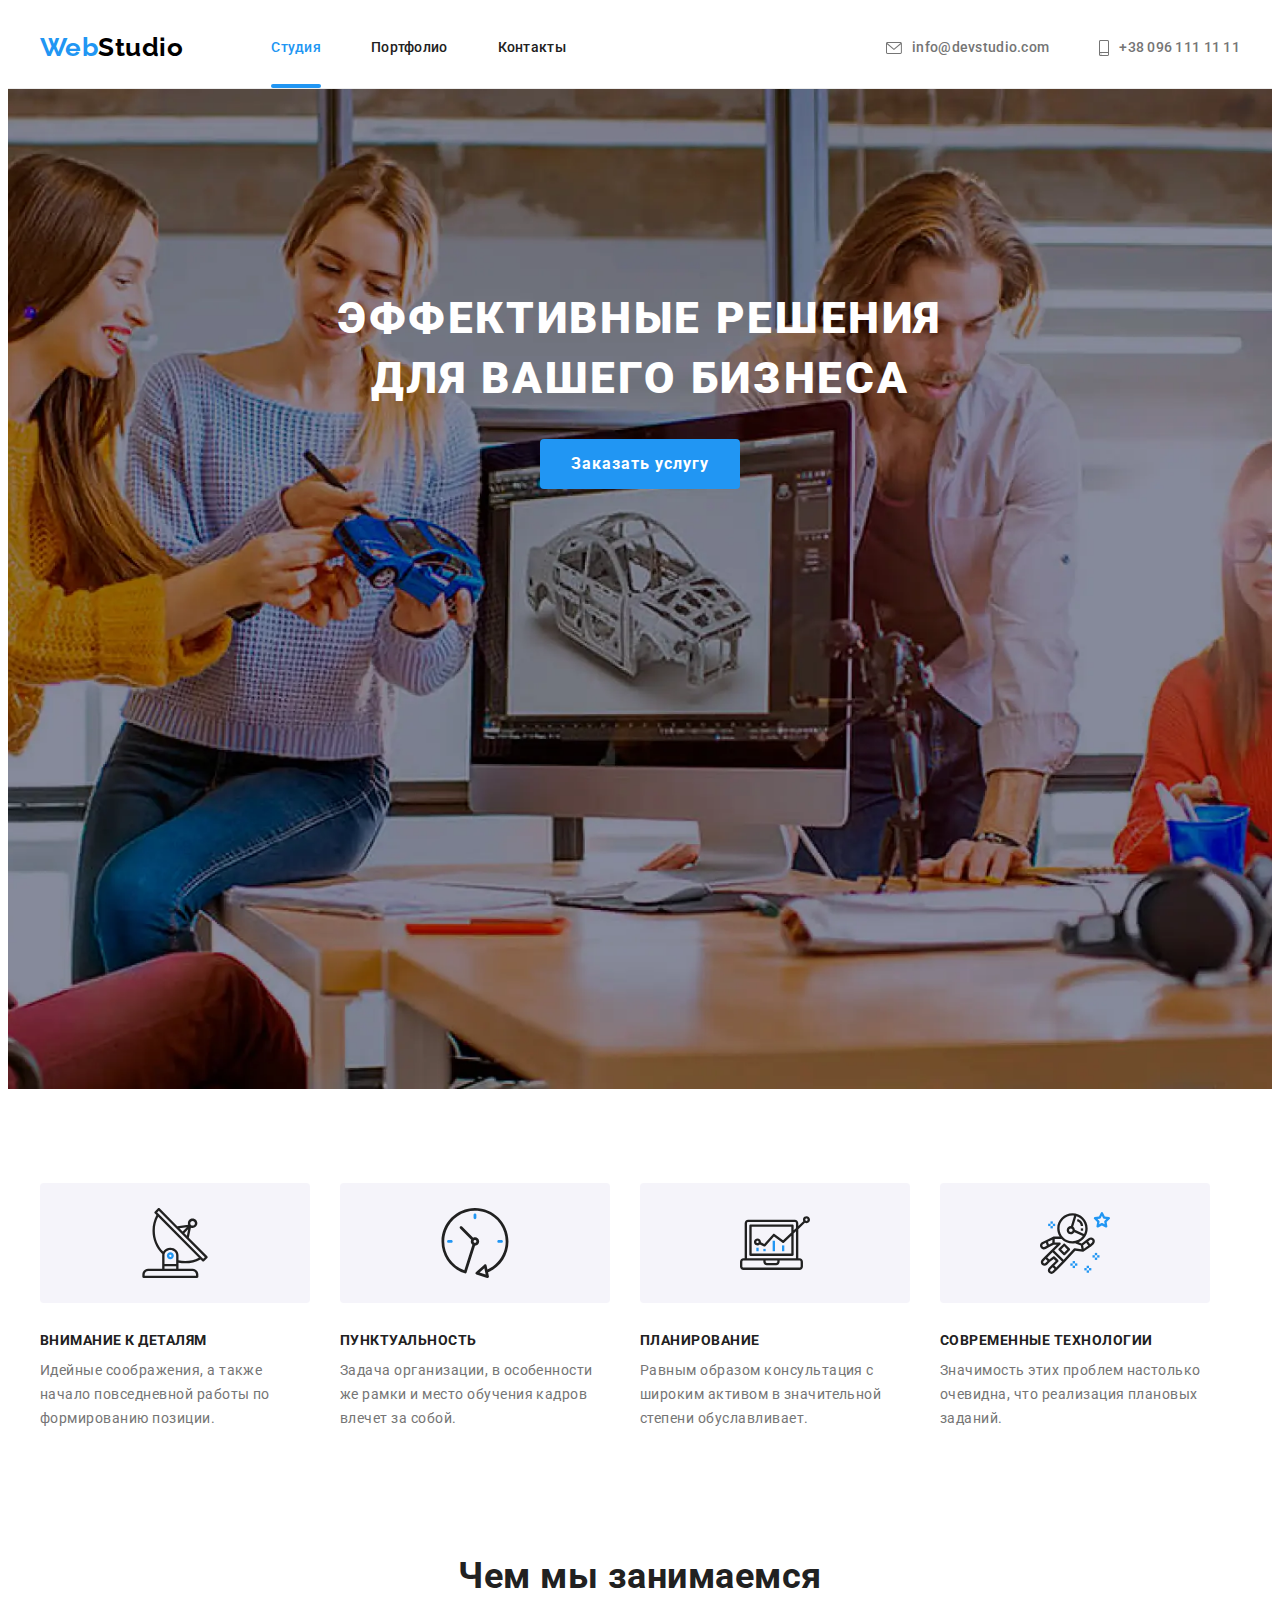
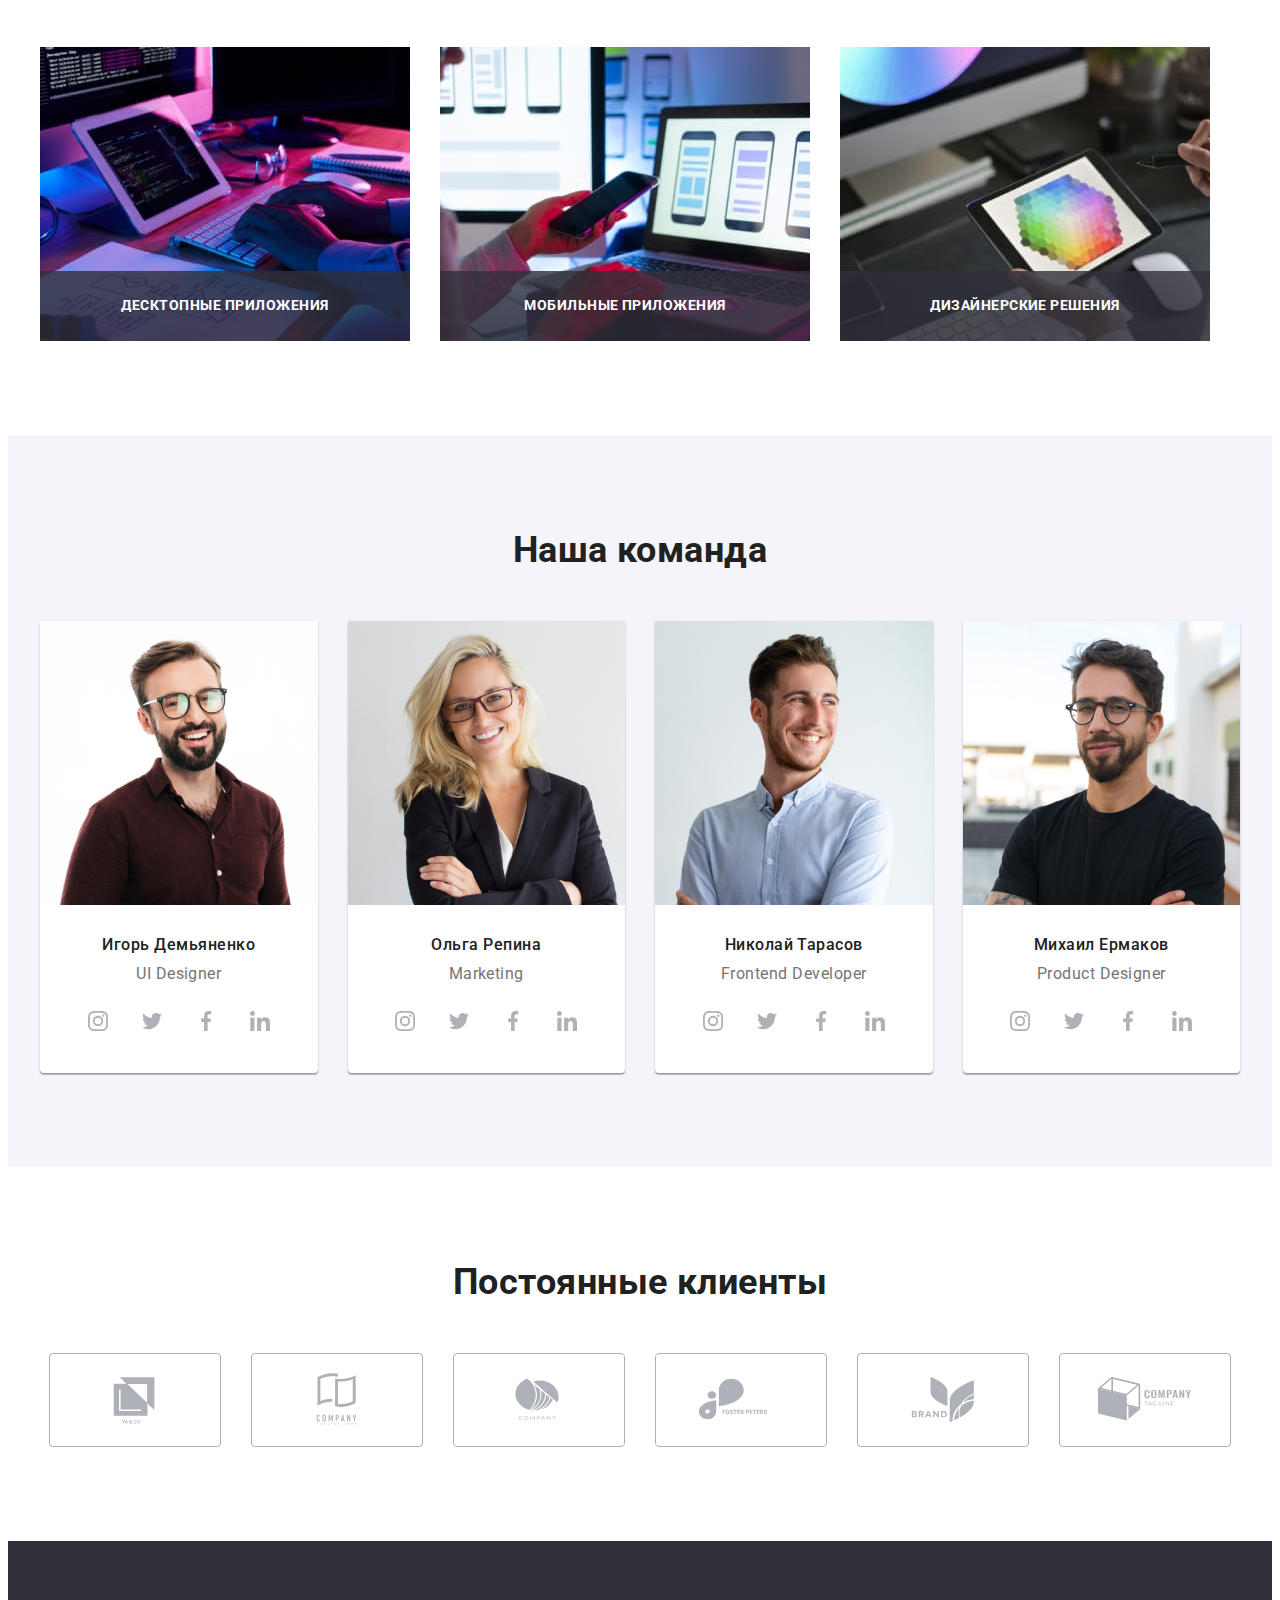
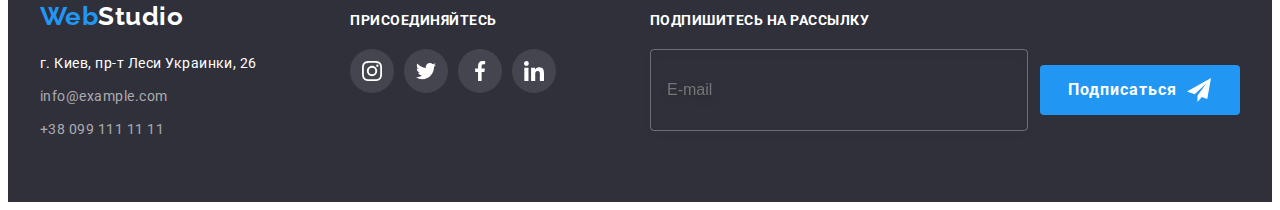
<file: index.html>
<!DOCTYPE html>
<html lang="ru">
  <head>
    <meta charset="UTF-8" />
    <meta http-equiv="X-UA-Compatible" content="IE=edge" />
    <meta name="viewport" content="width=device-width, initial-scale=1.0">
    <meta name="description" content="Сайт студии web-разработки WebStudio" />
    <title>Сайт WebStudio</title>
    <link rel="preconnect" href="https://fonts.googleapis.com" />
    <link rel="preconnect" href="https://fonts.gstatic.com" crossorigin />
    <link
      href="https://fonts.googleapis.com/css2?family=Raleway:wght@700&family=Roboto:wght@400;500;700;900&display=swap"
      rel="stylesheet"/>
    <link
      rel="stylesheet"
      href="https://cdnjs.cloudflare.com/ajax/libs/modern-normalize/1.1.0/modern-normalize.min.css"
      integrity="sha512-wpPYUAdjBVSE4KJnH1VR1HeZfpl1ub8YT/NKx4PuQ5NmX2tKuGu6U/JRp5y+Y8XG2tV+wKQpNHVUX03MfMFn9Q=="
      crossorigin="anonymous"
      referrerpolicy="no-referrer"/>
    <!-- <link rel="stylesheet" href="./css/styles.css" /> -->
    <link rel="stylesheet" href="./css/main.min.css">
  </head>
  <body>
    <!--Шапка сайта-->
    <header class="header">
      <section class="header__section">
        <div class="header__container container">
          <nav class="navigation">
            <a class="logo" href="./index.html">
              <span class="logo__text">Web</span>Studio
            </a>
            <button type="button" class="header__menu-button is-open" aria-expanded="false" aria-controls="mobile-menu" data-menu-button>
              <svg  width="40" height="40" aria-label="переключатель мобильного меню">
                <use class="icon-menu" href="./images/sprite.svg#icon-menu" width="24" height="16"></use>
                <use class="icon-menu-close" href="./images/sprite.svg#icon-menu-close" width="25" height="25"></use>
              </svg>
            </button>
            <ul class="navigation__list">
              <li class="navigation__item">
                <a href="./index.html" class="navigation__link navigation__link--current">Студия</a>
              </li>
              <li class="navigation__item">
                <a href="./portfolio.html" class="navigation__link">Портфолио</a>
              </li>
              <li class="navigation__item">
                <a href="" class="navigation__link">Контакты</a></li>
              </ul>
          </nav>
          <ul class="header__contacts-list">
            <li class="header__contact-item">
              <a href="mailto:info@devstudio.com" class="header__contact-link">
                <svg class="header__contact-icon" width="16" height="12"><use href="./images/sprite.svg#icon-envelope"></use>
                </svg>info@devstudio.com
              </a>
            </li>
            <li class="header__contact-item">
              <a href="tel:+380961111111" class="header__contact-link">
                <svg class="header__contact-icon" width="10" height="16"><use href="./images/sprite.svg#icon-smartphone"></use>
                </svg>+38 096 111 11 11
              </a>
            </li>
          </ul>
        </div>
        <div class="mobile-menu" id="mobile-menu" data-menu>
          <ul class="mobile-menu__nav">
            <li class="mobile-menu__item-nav"><a href="./index.html" class="mobile-menu__nav-link mobile-menu__nav-link--current">Студия</a></li>
            <li class="mobile-menu__item-nav"><a href="./portfolio.html" class="mobile-menu__nav-link">Портфолио</a></li>
            <li class="mobile-menu__item-nav"><a href="" class="mobile-menu__nav-link">Контакты</a></li>
          </ul>
          <ul class="mobile-menu__contacts">
            <li class="mobile-menu__item-tel"><a href="tel:+380961111111" class="mobile-menu__tel-link">+38 096 111 11 11</a></li>
            <li class="mobile-menu__item-mail"><a href="mailto:info@devstudio.com" class="mobile-menu__mail-link">info@devstudio.com</a></li>
          </ul>
          <ul class="mobile-menu__socials">
            <li class="mobile-menu__item-socials"><a href="" class="mobile-menu__socials-link" rel="noopener noreferrer" target="_blank" aria-label="иконка Instagram">Instagram</a></li>
            <li class="mobile-menu__item-socials"><a href="" class="mobile-menu__socials-link" rel="noopener noreferrer" target="_blank" aria-label="иконка Twitter">Twitter</a></li>
            <li class="mobile-menu__item-socials"><a href="" class="mobile-menu__socials-link" rel="noopener noreferrer" target="_blank" aria-label="иконка Facebook">Facebook</a></li>
            <li class="mobile-menu__item-socials"><a href="" class="mobile-menu__socials-link" rel="noopener noreferrer" target="_blank" aria-label="иконка LinkedIn">LinkedIn</a></li>
          </ul>
        </div>
      </section>
    </header>

    <!--Наполнение раздела "Студия"-->
    <main class="main">
      <!--Герой-->
      <section class="hero-section">
        <div class="container">
          <h1 class="hero-section__title">
            Эффективные решения <br />
            для вашего бизнеса
          </h1>
          <button data-modal-open type="button" class="btn btn-main pointer">Заказать услугу</button>
        </div>
      </section>

      <!--Преимущества компании-->
      <section class="benefits section">
        <div class="container">
          <h2 class="visually-hidden benefits__title">Преимущества компании</h2>
          <ul class="benefits__list">
            <li class="benefits__item">
              <h3 class="benefits__name">Внимание к деталям</h3>
              <p class="benefits__text">
                Идейные соображения, а также начало повседневной работы по формированию позиции.
              </p>
            </li>
            <li class="benefits__item">
              <h3 class="benefits__name">Пунктуальность</h3>
              <p class="benefits__text">
                Задача организации, в особенности же рамки и место обучения кадров влечет за собой.
              </p>
            </li>
            <li class="benefits__item">
              <h3 class="benefits__name">Планирование</h3>
              <p class="benefits__text">
                Равным образом консультация с широким активом в значительной степени обуславливает.
              </p>
            </li>
            <li class="benefits__item">
              <h3 class="benefits__name">Современные технологии</h3>
              <p class="benefits__text">
                Значимость этих проблем настолько очевидна, что реализация плановых заданий.
              </p>
            </li>
          </ul>
        </div>
      </section>

      <!--Чем мы занимаемся-->
      <section class="section no-padding">
        <div class="skills__container container">
          <h2 class="skills__title">Чем мы занимаемся</h2>
          <ul class="skills__list">
            <li class="skills__item">
              <picture>
                <source media="(min-width: 1200px)" srcset="./images/box1-lg.webp x1, ./images/box1-lg@2x.webp x2" type="image/webp">
                <source media="(min-width: 1200px)" srcset="./images/box1-lg.jpg x1, ./images/box1-lg@2x.jpg x2" type="image/jpg">
                <img class="img" src="./images/box1-lg.jpg" alt="планшет на столе" width="370" height="294" loading="lazy"/>
              </picture>
              
              <h3 class="skills__name">Десктопные приложения</h3>
            </li>
            <li class="skills__item">
              <picture>
                <source media="(min-width: 1200px)" srcset="./images\box2-lg.webp x1, ./images\box2-lg@2x.webp x2" type="image/webp">
                <source media="(min-width: 1200px)" srcset="./images\box2-lg.jpg x1, ./images\box2-lg@2x.jpg x2" type="image/jpg">
                <img class="img" src="./images\box2-lg.jpg" alt="телефон в руке" width="370" height="294" loading="lazy"/>
              </picture>
              <h3 class="skills__name">Мобильные приложения</h3>
            </li>
            <li class="skills__item">
              <picture>
                <source media="(min-width:1200px)" srcset="./images/box3-lg.webp x1, ./images/box3-lg@2x.webp x2" type="image/webp">
                <source media="(min-width:1200px)" srcset="./images/box3-lg.jpg x1, ./images/box3-lg@2x.jpg x2" type="image/jpg">
                <img class="img" src="./images/box3-lg.jpg" alt="спектр цветов" width="370" height="294" loading="lazy"/>
              </picture>
              <h3 class="skills__name">Дизайнерские решения</h3>
            </li>
          </ul>
        </div>
      </section>

      <!--Наша команда-->
      <section class="section team__section">
        <div class="container">
          <h2 class="team__title">Наша команда</h2>
          <ul class="team__list">
            <li class="team__item">
              <picture>
                <!-- Для десктопа -->
                <source media="(min-width:1200px)" srcset="./images/img1-lg.webp x1, ./images/img1-lg@2x.webp x2" type="image/webp">
                <source media="(min-width:1200px)" srcset="./images/img1-lg.jpg x1, ./images/img1-lg@2x.jpg x2" type="image/jpg">
                <!-- Для таблетки -->
                <source media="(min-width:768px)" srcset="./images/img1-md.webp x1, ./images/img1-md@2x.webp x2" type="image/webp">
                <source media="(min-width:768px)" srcset="./images/img1-md.jpg x1, ./images/img1-md@2x.jpg x2" type="image/jpg">
                <!-- Для телефона -->
                <source media="(max-width:767.98px)" srcset="./images/ima1-sm.webp x1, ./images/img1-sm@2x.webp x2" type="image/webp">
                <source media="(max-width:767.98px)" srcset="./images/img1-sm.jpeg x1, ./images/img1-sm@2x.jpg x2" type="image/jpg">
                <!-- По умолчанию -->
                <img class="team__img img" src="./images/img1-sm.jpg" alt="фото Игорь Демьяненко" width="450" height="460" loading="lazy"/>
              </picture>
              <div class="employee">
                <h3 class="employee__name">Игорь Демьяненко</h3>
                <p class="employee__position">UI Designer</p>
                <ul class="employee__socials-list">
                  <li class="employee__socials-item">
                    <a href=""
                      class="employee__socials-link"
                      rel="noopener noreferrer"
                      target="_blank"
                      aria-label="иконка Instagram"
                      ><svg class="employee__socials-icon" width="20" height="20">
                        <use href="./images/sprite.svg#icon-instagram"></use>
                      </svg>
                    </a>
                  </li>
                  <li class="employee__socials-item">
                    <a
                      href=""
                      class="employee__socials-link"
                      rel="noopener noreferrer"
                      target="_blank"
                      aria-label="иконка Twitter"
                      ><svg class="employee__socials-icon" width="20" height="20">
                        <use href="./images/sprite.svg#icon-twitter"></use>
                      </svg>
                    </a>
                  </li>
                  <li class="employee__socials-item">
                    <a
                      href=""
                      class="employee__socials-link"
                      rel="noopener noreferrer"
                      target="_blank"
                      aria-label="иконка Facebook"
                      ><svg class="employee__socials-icon" width="20" height="20">
                        <use href="./images/sprite.svg#icon-facebook"></use>
                      </svg>
                    </a>
                  </li>
                  <li class="employee__socials-item">
                    <a
                      href=""
                      class="employee__socials-link"
                      rel="noopener noreferrer"
                      target="_blank"
                      aria-label="иконка Linkedin"
                      ><svg class="employee__socials-icon" width="20" height="20">
                        <use href="./images/sprite.svg#icon-linkedin"></use>
                      </svg>
                    </a>
                  </li>
                </ul>
              </div>
            </li>
            <li class="team__item">

              <picture>
                <!-- Для десктопа -->
                <source media="(min-width: 1200px)" srcset="./images/img2-lg.webp x1, ./images/img2-lg@2x.webp x2" type="image/webp">
                <source media="(min-width: 1200px)" srcset="./images/img2-lg.jpg x1, ./images/img2-lg@2x.jpg x2" type="image/jpg">
                <!-- Для таблетки -->
                <source media="(min-width: 768px)" srcset="./images/img2-md.webp x1, ./images/img2-md@2x.webp x2" type="image/webp">
                <source media="(min-width: 768px)" srcset="./images/img2-md.jpg x1, ./images/img2-md@2x.jpg x2" type="image/jpg">
                <!-- Для телефона -->
                <source media="(max-width: 767.98px)" srcset="./images/img2-sm.webp x1, ./images/img2-sm@2x.webp x2" type="image/webp">
                <source media="(max-width: 767.98px)" srcset="./images/img2-sm.jpeg x1, ./images/img2-sm@2x.jpg x2" type="image/jpg">
                <!-- По умолчанию -->
                <img class="team__img img" src="./images/img2-sm.jpg" alt="фото Ольга Репина" width="450" height="460" loading="lazy"/>
              </picture>
              
              <div class="employee">
                <h3 class="employee__name">Ольга Репина</h3>
                <p class="employee__position">Marketing</p>
                <ul class="employee__socials-list">
                  <li class="employee__socials-item">
                    <a
                      href=""
                      class="employee__socials-link"
                      rel="noopener noreferrer"
                      target="_blank"
                      aria-label="иконка Instagram"
                      ><svg class="employee__socials-icon" width="20" height="20">
                        <use href="./images/sprite.svg#icon-instagram"></use>
                      </svg>
                    </a>
                  </li>
                  <li class="employee__socials-item">
                    <a
                      href=""
                      class="employee__socials-link"
                      rel="noopener noreferrer"
                      target="_blank"
                      aria-label="иконка Twitter"
                      ><svg class="employee__socials-icon" width="20" height="20">
                        <use href="./images/sprite.svg#icon-twitter"></use>
                      </svg>
                    </a>
                  </li>
                  <li class="employee__socials-item">
                    <a
                      href=""
                      class="employee__socials-link"
                      rel="noopener noreferrer"
                      target="_blank"
                      aria-label="иконка Facebook"
                      ><svg class="employee__socials-icon" width="20" height="20">
                        <use href="./images/sprite.svg#icon-facebook"></use>
                      </svg>
                    </a>
                  </li>
                  <li class="employee__socials-item">
                    <a
                      href=""
                      class="employee__socials-link"
                      rel="noopener noreferrer"
                      target="_blank"
                      aria-label="иконка Linkedin"
                      ><svg class="employee__socials-icon" width="20" height="20">
                        <use href="./images/sprite.svg#icon-linkedin"></use>
                      </svg>
                    </a>
                  </li>
                </ul>
              </div>
            </li>
            <li class="team__item">
              <picture>
                <!-- Для десктопа -->
                <source media="(min-width:1200px)" srcset="./images/img3-lg.webp x1, ./images/img3-lg@2x.webp x2" type="image/webp">
                <source media="(min-width:1200px)" srcset="./images/img3-lg.jpg x1, ./images/img3-lg@2x.jpg x2" type="image/jpg">
                <!-- Для таблетки -->
                <source media="(min-width:768px)" srcset="./images/img3-md.webp x1, ./images/img3-md@2x.webp x2" type="image/webp">
                <source media="(min-width:768px)" srcset="./images/img3-md.jpg x1, ./images/img3-md@2x.jpg x2" type="image/jpg">
                <!-- Для телефона -->
                <source media="(max-width:767.98px)" srcset="./images/img3-sm.webp x1, ./images/img3-sm@2x.webp x2" type="image/webp">
                <source media="(max-width:767.98px)" srcset="./images/img3-sm.jpeg x1, ./images/img3-sm@2x.jpg x2" type="image/jpg">
                <!-- По умолчанию -->
                <img class="team__img img" src="./images/img3-sm.jpg" alt="фото Николай Тарасов" width="450" height="460" loading="lazy"/>
              </picture>

              <div class="employee">
                <h3 class="employee__name">Николай Тарасов</h3>
                <p class="employee__position">Frontend Developer</p>
                <ul class="employee__socials-list">
                  <li class="employee__socials-item">
                    <a
                      href=""
                      class="employee__socials-link"
                      rel="noopener noreferrer"
                      target="_blank"
                      aria-label="иконка Instagram"
                      ><svg class="employee__socials-icon" width="20" height="20">
                        <use href="./images/sprite.svg#icon-instagram"></use>
                      </svg>
                    </a>
                  </li>
                  <li class="employee__socials-item">
                    <a
                      href=""
                      class="employee__socials-link"
                      rel="noopener noreferrer"
                      target="_blank"
                      aria-label="иконка Twitter"
                      ><svg class="employee__socials-icon" width="20" height="20">
                        <use href="./images/sprite.svg#icon-twitter"></use>
                      </svg>
                    </a>
                  </li>
                  <li class="employee__socials-item">
                    <a
                      href=""
                      class="employee__socials-link"
                      rel="noopener noreferrer"
                      target="_blank"
                      aria-label="иконка Facebook"
                      ><svg class="employee__socials-icon" width="20" height="20">
                        <use href="./images/sprite.svg#icon-facebook"></use>
                      </svg>
                    </a>
                  </li>
                  <li class="employee__socials-item">
                    <a
                      href=""
                      class="employee__socials-link"
                      rel="noopener noreferrer"
                      target="_blank"
                      aria-label="иконка Linkedin"
                      ><svg class="employee__socials-icon" width="20" height="20">
                        <use href="./images/sprite.svg#icon-linkedin"></use>
                      </svg>
                    </a>
                  </li>
                </ul>
              </div>
            </li>
            <li class="team__item">
              <picture>
                <!-- Для десктопа -->
                <source media="(min-width:1200px)" srcset="./images/img4-lg.webp x1, ./images/img4-lg@2x.webp x2" type="image/webp">
                <source media="(min-width:1200px)" srcset="./images/img4-lg.jpg x1, ./images/img4-lg@2x.jpg x2" type="image/jpg">
                <!-- Для таблетки -->
                <source media="(min-width:768px)" srcset="./images/img3-md.webp x1, ./images/img4-md@2x.webp x2" type="image/webp">
                <source media="(min-width:768px)" srcset="./images/img4-md.jpg x1, ./images/img4-md@2x.jpg x2" type="image/jpg">
                <!-- Для телефона -->
                <source media="(max-width:767.98px)" srcset="./images/img4-sm.webp x1, ./images/img4-sm@2x.webp x2" type="image/webp">
                <source media="(max-width:767.98px)" srcset="./images/img4-sm.jpeg x1, ./images/img4-sm@2x.jpg x2" type="image/jpg">
                <!-- По умолчанию -->
                <img class="team__img img" src="./images/img4-sm.jpg" alt="фото Михаил Ермаков" width="450" height="460" loading="lazy"/>
              </picture>

              <div class="employee">
                <h3 class="employee__name">Михаил Ермаков</h3>
                <p class="employee__position">Product Designer</p>
                <ul class="employee__socials-list">
                  <li class="employee__socials-item">
                    <a
                      href=""
                      class="employee__socials-link"
                      rel="noopener noreferrer"
                      target="_blank"
                      aria-label="иконка Instagram"
                      ><svg class="employee__socials-icon" width="20" height="20">
                        <use href="./images/sprite.svg#icon-instagram"></use>
                      </svg>
                    </a>
                  </li>
                  <li class="employee__socials-item">
                    <a
                      href=""
                      class="employee__socials-link"
                      rel="noopener noreferrer"
                      target="_blank"
                      aria-label="иконка Twitter"
                      ><svg class="employee__socials-icon" width="20" height="20">
                        <use href="./images/sprite.svg#icon-twitter"></use>
                      </svg>
                    </a>
                  </li>
                  <li class="employee__socials-item">
                    <a
                      href=""
                      class="employee__socials-link"
                      rel="noopener noreferrer"
                      target="_blank"
                      aria-label="иконка Facebook"
                      ><svg class="employee__socials-icon" width="20" height="20">
                        <use href="./images/sprite.svg#icon-facebook"></use>
                      </svg>
                    </a>
                  </li>
                  <li class="employee__socials-item">
                    <a
                      href=""
                      class="employee__socials-link"
                      rel="noopener noreferrer"
                      target="_blank"
                      aria-label="иконка Linkedin"
                      ><svg class="employee__socials-icon" width="20" height="20">
                        <use href="./images/sprite.svg#icon-linkedin"></use>
                      </svg>
                    </a>
                  </li>
                </ul>
              </div>
            </li>
          </ul>
        </div>
      </section>

      <!--Постоянные клиенты-->
      <section class="section">
        <div class="container">
          <h2 class="clients__title">Постоянные клиенты</h2>
          <ul class="clients__list">
            <li class="clients__item">
              <a href="" class="clients__link" rel="noopener noreferrer" target="_blank" aria-label="постоянный клиент 1">
                <svg width="106" height="60"><use href="./images/sprite.svg#icon-logo-1"></use></svg>
              </a>
            </li>
            <li class="clients__item">
              <a href="" class="clients__link" rel="noopener noreferrer" target="_blank" aria-label="постоянный клиент 2">
                <svg width="106" height="60"><use href="./images/sprite.svg#icon-logo-2"></use></svg>
              </a>
            </li>
            <li class="clients__item">
              <a href="" class="clients__link" rel="noopener noreferrer" target="_blank" aria-label="постоянный клиент 3">
                <svg width="106" height="60"><use href="./images/sprite.svg#icon-logo-3"></use></svg>
              </a>
            </li>
            <li class="clients__item">
              <a href="" class="clients__link" rel="noopener noreferrer" target="_blank" aria-label="постоянный клиент 4">
                <svg width="106" height="60"><use href="./images/sprite.svg#icon-logo-4"></use></svg>
              </a>
            </li>
            <li class="clients__item">
              <a href="" class="clients__link" rel="noopener noreferrer" target="_blank" aria-label="постоянный клиент 5">
                <svg width="106" height="60"><use href="./images/sprite.svg#icon-logo-5"></use></svg>
              </a>
            </li>
            <li class="clients__item">
              <a href="" class="clients__link" rel="noopener noreferrer" target="_blank" aria-label="постоянный клиент 6">
                <svg width="106" height="60"><use href="./images/sprite.svg#icon-logo-6"></use></svg>
              </a>
            </li>
          </ul>
        </div>
      </section>
    </main>

    <!--Подвал сайта-->
    <footer class="footer">
      <div class="footer__container container">
        
        <div class="address__container">
            <a class="logo footer__logo" href="./index.html" ><span class="logo__text">Web</span><span class="logo__text-end">Studio</span></a>
          <address class="address__company">
            <p class="address__physical">г. Киев, пр-т Леси Украинки, 26</p>
            <ul class="footer__contacts-list">
              <li class="footer__item">
                <a href="mailto:info@example.com" class="footer__link">info@example.com</a>
              </li>
              <li class="footer__item">
                <a href="tel:+380991111111" class="footer__link">+38 099 111 11 11</a>
              </li>
            </ul>
          </address>
        </div>
        
        <div class="invite__container">
          <b class="invite__title">присоединяйтесь</b>
          <ul class="invite__socials-list">
            <li class="invite__item">
              <a href="" class="invite__socials-link" rel="noopener noreferrer" target="_blank" aria-label="иконка Instagram"><svg class="invite__socials-icon" width="20" height="20"><use href="./images/sprite.svg#icon-instagram"></use></svg>
              </a>
            </li>
            <li class="invite__item">
              <a href="" class="invite__socials-link" rel="noopener noreferrer" target="_blank" aria-label="иконка Twitter"><svg class="invite__socials-icon" width="20" height="20"><use href="./images/sprite.svg#icon-twitter"></use></svg>
              </a>
            </li>
            <li class="invite__item">
              <a href="" class="invite__socials-link" rel="noopener noreferrer" target="_blank" aria-label="иконка Facebook"><svg class="invite__socials-icon" width="20" height="20"><use href="./images/sprite.svg#icon-facebook"></use></svg>
              </a>
            </li>
            <li class="invite__item">
              <a href="" class="invite__socials-link" rel="noopener noreferrer" target="_blank" aria-label="иконка Linkedin"><svg class="invite__socials-icon" width="20" height="20"><use href="./images/sprite.svg#icon-linkedin"></use></svg>
              </a>
            </li>
          </ul>
        </div>
        
        <div class="subscribe__container">
          <b class="subscribe__title">Подпишитесь на рассылку</b>
          <form class="subscribe__form" name="subscribe-form" autocomplete="on">
            <label>
              <input class="subscribe__email" type="email" name="email" id="email" placeholder="E-mail" required>
            </label>
            <button type="submit" class="btn btn-main btn-flex pointer">Подписаться<svg class="subscribe__icon" width="24" height="24"><use href="./images/sprite.svg#icon-send"></use></svg></button>
          </form>
        </div>
      </div>
    </footer>
    <!-- Модальное окно -->
    <div data-modal  class="backdrop is-hidden">
      <div class="modal-box">
        <b class="modal-box__title">Оставьте свои данные, мы вам перезвоним</b>
        
        <button data-modal-close type="button" class="btn-close"><svg class="client-icon" width="18" height="18"><use href="./images/sprite.svg#icon-close"></use></svg></button>
        
        <form class="modal">
          <label class="modal__label"><span class="modal__label-title">Имя</span> 
              <input class="modal__label-input" type="text" name="user-name">
              <svg class="modal__label-icon" width="18" height="18"><use href="./images/sprite.svg#icon-person-modal"></use></svg>
          </label>
          <label class="modal__label"><span class="modal__label-title">Телефон</span> 
              <input class="modal__label-input" type="tel" name="user-phone">
              <svg class="modal__label-icon" width="18" height="18"><use href="./images/sprite.svg#icon-phone-modal"></use></svg>
          </label>
          <label class="modal__label"><span class="modal__label-title">Email</span> 
              <input class="modal__label-input" type="email" name="user-email">
              <svg class="modal__label-icon" width="18" height="18"><use href="./images/sprite.svg#icon-envellope-modal"></use></svg>
          </label>
          <label class="modal__label">
            <span class="modal__label-title">Комментарий</span> 
            <textarea class="modal__textarea-input" name="feedback" rows="5" placeholder="Введите текст"></textarea>
          </label>
          
          <label class="modal__policy-agree-label">
            <input class="visually-hidden modal__policy-checkbox" type="checkbox" name="policy-agree" />
            <span class="modal__policy-custom-checkbox">
              <svg class="modal__checkbox-icon-check" width="11" height="8"><use href="./images/sprite.svg#icon-check"></use></svg>
            </span>
            <span class="modal__policy-agree-text">Соглашаюсь с рассылкой и принимаю <a href="" rel="noopener noreferrer" target="_blank" class="modal__policy-agreement">Условия договора</a></span>
          </label>
          <button type="submit" class="btn-main btn btn-checkbox">Отправить</button>
        </form> 
      </div>
    </div>
    </div>
    <script src="./js/menu.js"></script>
    <script src="./js/modal.js"></script>
  </body>
</html>
</file>
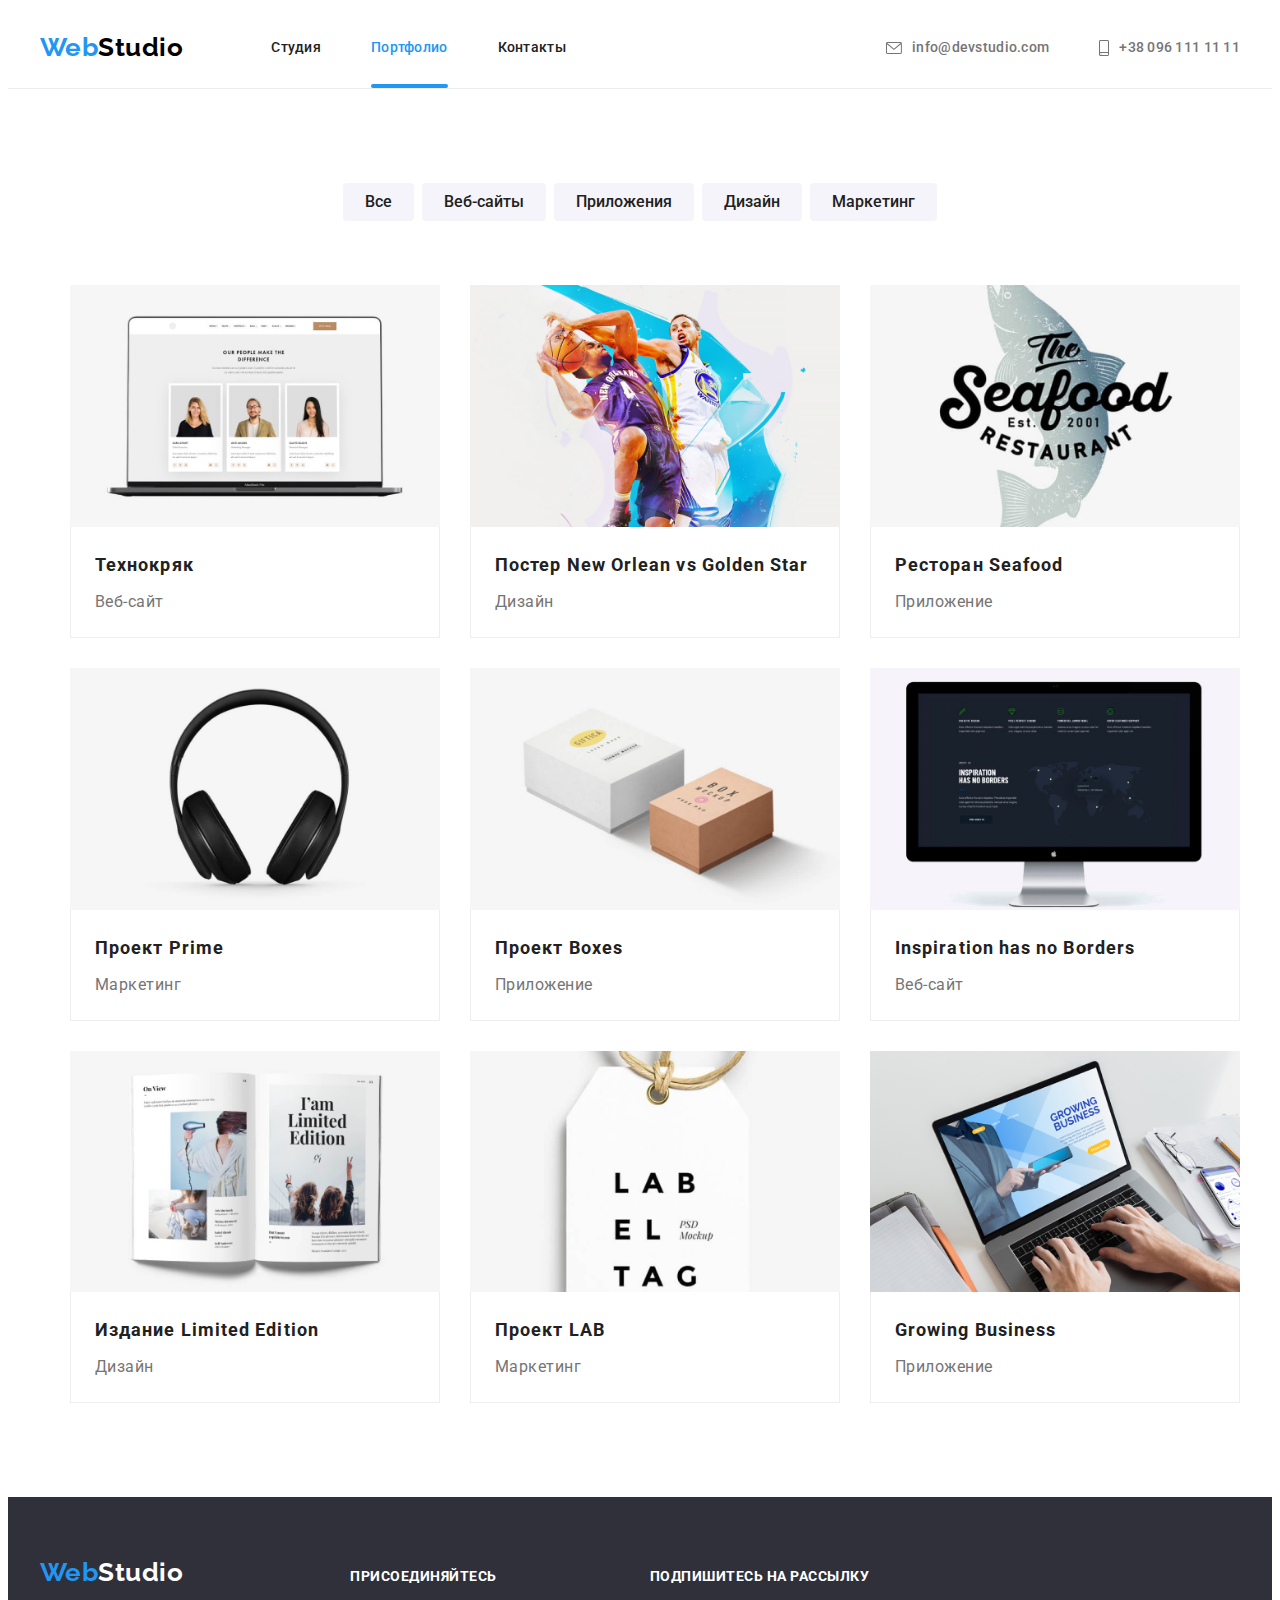
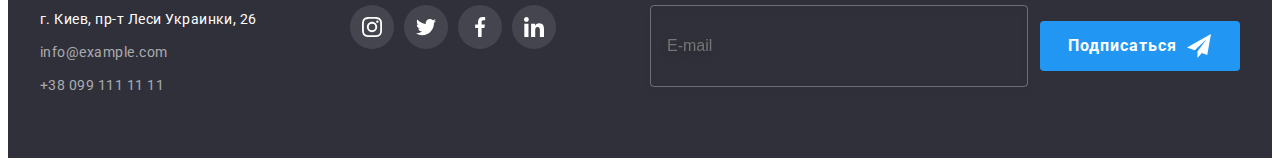
<file: portfolio.html>
<!DOCTYPE html>
<html lang="ru">
  <head>
    <meta charset="UTF-8" />
    <meta http-equiv="X-UA-Compatible" content="IE=edge" />
    <meta name="viewport" content="width=device-width, initial-scale=1.0">
    <meta name="description" content="Портфолио студии web-разработки WebStudio" />
    <title>Портфолио WebStudio</title>
    <link rel="preconnect" href="https://fonts.googleapis.com" />
    <link rel="preconnect" href="https://fonts.gstatic.com" crossorigin />
    <link
      href="https://fonts.googleapis.com/css2?family=Raleway:wght@700&family=Roboto:wght@400;500;700;900&display=swap"
      rel="stylesheet"
    />
    <link
      rel="stylesheet"
      href="https://cdnjs.cloudflare.com/ajax/libs/modern-normalize/1.1.0/modern-normalize.min.css"
      integrity="sha512-wpPYUAdjBVSE4KJnH1VR1HeZfpl1ub8YT/NKx4PuQ5NmX2tKuGu6U/JRp5y+Y8XG2tV+wKQpNHVUX03MfMFn9Q=="
      crossorigin="anonymous"
      referrerpolicy="no-referrer"
    />
    <!-- <link rel="stylesheet" href="./css/styles.css" /> -->
    <link rel="stylesheet" href="./css/main.min.css">
  </head>
  <body class="page">
<!--Шапка сайта-->
    <header class="header">
      <section class="header__section">
        <div class="header__container container">
          <nav class="navigation">
            <a class="logo" href="./index.html">
              <span class="logo__text">Web</span>Studio
            </a>
            <button type="button" class="header__menu-button is-open" aria-expanded="false" aria-controls="mobile-menu" data-menu-button>
              <svg  width="40" height="40" aria-label="переключатель мобильного меню">
                <use class="icon-menu" href="./images/sprite.svg#icon-menu" width="24" height="16"></use>
                <use class="icon-menu-close" href="./images/sprite.svg#icon-menu-close" width="25" height="25"></use>
              </svg>
            </button>
            <ul class="navigation__list">
              <li class="navigation__item">
                <a href="./index.html" class="navigation__link">Студия</a>
              </li>
              <li class="navigation__item">
                <a href="./portfolio.html" class="navigation__link navigation__link--current">Портфолио</a>
              </li>
              <li class="navigation__item"><a href="" class="navigation__link">Контакты</a></li>
            </ul>
          </nav>
          <ul class="header__contacts-list">
            <li class="header__contact-item">
              <a href="mailto:info@devstudio.com" class="header__contact-link">
                <svg class="header__contact-icon" width="16" height="12"><use href="./images/sprite.svg#icon-envelope"></use>
                </svg>info@devstudio.com
              </a>
            </li>
            <li class="header__contact-item">
              <a href="tel:+380961111111" class="header__contact-link">
                <svg class="header__contact-icon" width="10" height="16"><use href="./images/sprite.svg#icon-smartphone"></use>
                </svg>+38 096 111 11 11
              </a>
            </li>
          </ul>
        </div>
        <div class="mobile-menu" id="mobile-menu" data-menu>
          <ul class="mobile-menu__nav">
            <li class="mobile-menu__item-nav"><a href="./index.html" class="mobile-menu__nav-link mobile-menu__nav-link--current">Студия</a></li>
            <li class="mobile-menu__item-nav"><a href="./portfolio.html" class="mobile-menu__nav-link">Портфолио</a></li>
            <li class="mobile-menu__item-nav"><a href="" class="mobile-menu__nav-link">Контакты</a></li>
          </ul>
          <ul class="mobile-menu__contacts">
            <li class="mobile-menu__item-tel"><a href="tel:+380961111111" class="mobile-menu__tel-link">+38 096 111 11 11</a></li>
            <li class="mobile-menu__item-mail"><a href="mailto:info@devstudio.com" class="mobile-menu__mail-link">info@devstudio.com</a></li>
          </ul>
          <ul class="mobile-menu__socials">
            <li class="mobile-menu__item-socials"><a href="" class="mobile-menu__socials-link" rel="noopener noreferrer" target="_blank" aria-label="иконка Instagram">Instagram</a></li>
            <li class="mobile-menu__item-socials"><a href="" class="mobile-menu__socials-link" rel="noopener noreferrer" target="_blank" aria-label="иконка Twitter">Twitter</a></li>
            <li class="mobile-menu__item-socials"><a href="" class="mobile-menu__socials-link" rel="noopener noreferrer" target="_blank" aria-label="иконка Facebook">Facebook</a></li>
            <li class="mobile-menu__item-socials"><a href="" class="mobile-menu__socials-link" rel="noopener noreferrer" target="_blank" aria-label="иконка LinkedIn">LinkedIn</a></li>
          </ul>
        </div>
      </section>
    </header>

<!--Наполнение раздела "Портфолио"-->
    <main>
      <section class="portfolio section">
        <div class="container">
<!-- Фильтр кнопки раздера Портфолио -->
          <h1 class="visually-hidden">Примеры работ студии</h1>
          <ul class="filter__list list">
            <li class="filter__item">
              <button type="button" class="btn filter__btn">Все</button>
            </li>
            <li class="filter__item">
              <button type="button" class="btn filter__btn">Веб-сайты</button>
            </li>
            <li class="filter__item">
              <button type="button" class="btn filter__btn">Приложения</button>
            </li>
            <li class="filter__item">
              <button type="button" class="btn filter__btn">Дизайн</button>
            </li>
            <li class="filter__item">
              <button type="button" class="btn filter__btn">Маркетинг</button>
            </li>
          </ul>
<!-- activities -->
          <ul class="grid list">
            <li class="grid__item">
              <a href="" class="activiti__link">
                <div class="activiti__description">
                  <img class="img" src="./images/portfolio/imag-1-sm.jpg" alt="Веб-сайт" width="450" height="294" />
                  <p class="activiti__text">Ресурс предлагает комплексные предложения с разным уровнем функционала и сервисов. Все это позволит посетителю получить исчерпывающие сведения o компании или частном лице.</p>
                </div>
                <div class="activiti__card">
                  <h2 class="activiti__name">Технокряк</h2>
                  <p class="activiti__segment">Веб-сайт</p>
                </div>
              </a>
            </li>
            <li class="grid__item">
              <a href="" class="activiti__link">
                <div class="activiti__description">
                  <img class="img" src="./images/portfolio/imag-2-sm.jpg" alt="Дизайн" width="450" height="294" />
                  <p class="activiti__text">Ресурс предлагает комплексные предложения с разным уровнем функционала и сервисов. Все это позволит посетителю получить исчерпывающие сведения o компании или частном лице.</p>
                </div>
                <div class="activiti__card">
                  <h2 class="activiti__name">Постер New Orlean vs Golden Star</h2>
                  <p class="activiti__segment">Дизайн</p>
                </div>
              </a>
            </li>
            <li class="grid__item">
              <a href="" class="activiti__link">
                <div class="activiti__description">
                  <img class="img" src="./images/portfolio/imag-3-sm.jpg" alt="Веб-сайт" width="450" height="294" />
                  <p class="activiti__text">Ресурс предлагает комплексные предложения с разным уровнем функционала и сервисов. Все это позволит посетителю получить исчерпывающие сведения o компании или частном лице.</p>
                </div>
                <div class="activiti__card">
                  <h2 class="activiti__name">Ресторан Seafood</h2>
                  <p class="activiti__segment">Приложение</p>
                </div>
              </a>
            </li>
            <li class="grid__item">
              <a href="" class="activiti__link">
                <div class="activiti__description">
                  <img class="img" src="./images/portfolio/imag-4-sm.jpg" alt="Маркетинг" width="450" height="294" />
                  <p class="activiti__text">Ресурс предлагает комплексные предложения с разным уровнем функционала и сервисов. Все это позволит посетителю получить исчерпывающие сведения o компании или частном лице.</p>
                </div>
                <div class="activiti__card">
                  <h2 class="activiti__name">Проект Prime</h2>
                  <p class="activiti__segment">Маркетинг</p>
                </div>
              </a>
            </li>
            <li class="grid__item">
              <a href="" class="activiti__link">
                <div class="activiti__description">
                  <img class="img" src="./images/portfolio/imag-5-sm.jpg" alt="Приложение" width="450" height="294" />
                  <p class="activiti__text">Ресурс предлагает комплексные предложения с разным уровнем функционала и сервисов. Все это позволит посетителю получить исчерпывающие сведения o компании или частном лице.</p>
                </div>
                <div class="activiti__card">
                  <h2 class="activiti__name">Проект Boxes</h2>
                  <p class="activiti__segment">Приложение</p>
                </div>
              </a>
            </li>
            <li class="grid__item">
              <a href="" class="activiti__link">
                <div class="activiti__description">
                  <img class="img" src="./images/portfolio/imag-6-sm.jpg" alt="Веб-сайт" width="450" height="294" />
                  <p class="activiti__text">Ресурс предлагает комплексные предложения с разным уровнем функционала и сервисов. Все это позволит посетителю получить исчерпывающие сведения o компании или частном лице.</p>
                </div>
                <div class="activiti__card">
                  <h2 class="activiti__name">Inspiration has no Borders</h2>
                  <p class="activiti__segment">Веб-сайт</p>
                </div>
              </a>
            </li>
            <li class="grid__item">
              <a href="" class="activiti__link">
                <div class="activiti__description">
                  <img class="img" src="./images/portfolio/imag-7-sm.jpg" alt="Дизайн" width="450" height="294" />
                  <p class="activiti__text">Ресурс предлагает комплексные предложения с разным уровнем функционала и сервисов. Все это позволит посетителю получить исчерпывающие сведения o компании или частном лице.</p>
                </div>
                <div class="activiti__card">
                  <h2 class="activiti__name">Издание Limited Edition</h2>
                  <p class="activiti__segment">Дизайн</p>
                </div>
              </a>
            </li>
            <li class="grid__item">
              <a href="" class="activiti__link">
                <div class="activiti__description">
                  <img class="img" src="./images/portfolio/imag-8-sm.jpg" alt="Маркетинг" width="450" height="294" />
                  <p class="activiti__text">Ресурс предлагает комплексные предложения с разным уровнем функционала и сервисов. Все это позволит посетителю получить исчерпывающие сведения o компании или частном лице.</p>
                </div>
                <div class="activiti__card">
                  <h2 class="activiti__name">Проект LAB</h2>
                  <p class="activiti__segment">Маркетинг</p>
                </div>
              </a>
            </li>
            <li class="grid__item">
              <a href="" class="activiti__link">
                <div class="activiti__description">
                  <img class="img" src="./images/portfolio/imag-9-sm.jpg" alt="Приложение" width="450" height="294" />
                  <p class="activiti__text">Ресурс предлагает комплексные предложения с разным уровнем функционала и сервисов. Все это позволит посетителю получить исчерпывающие сведения o компании или частном лице.</p>
                </div>
                <div class="activiti__card">
                  <h2 class="activiti__name">Growing Business</h2>
                  <p class="activiti__segment">Приложение</p>
                </div>
              </a>
            </li>
          </ul>
        </div>
      </section>
    </main>

    <!--Подвал сайта-->
    <footer class="footer">
      <div class="footer__container container">
        
        <div class="address__container">
            <a class="logo footer__logo" href="./index.html" ><span class="logo__text">Web</span><span class="logo__text-end">Studio</span></a>
          <address class="address__company">
            <p class="address__physical">г. Киев, пр-т Леси Украинки, 26</p>
            <ul class="footer__contacts-list">
              <li class="footer__item">
                <a href="mailto:info@example.com" class="footer__link">info@example.com</a>
              </li>
              <li class="footer__item">
                <a href="tel:+380991111111" class="footer__link">+38 099 111 11 11</a>
              </li>
            </ul>
          </address>
        </div>
        
        <div class="invite__container">
          <b class="invite__title">присоединяйтесь</b>
          <ul class="invite__socials-list">
            <li class="invite__item">
              <a href="" class="invite__socials-link" rel="noopener noreferrer" target="_blank" aria-label="иконка Instagram"><svg class="invite__socials-icon" width="20" height="20"><use href="./images/sprite.svg#icon-instagram"></use></svg>
              </a>
            </li>
            <li class="invite__item">
              <a href="" class="invite__socials-link" rel="noopener noreferrer" target="_blank" aria-label="иконка Twitter"><svg class="invite__socials-icon" width="20" height="20"><use href="./images/sprite.svg#icon-twitter"></use></svg>
              </a>
            </li>
            <li class="invite__item">
              <a href="" class="invite__socials-link" rel="noopener noreferrer" target="_blank" aria-label="иконка Facebook"><svg class="invite__socials-icon" width="20" height="20"><use href="./images/sprite.svg#icon-facebook"></use></svg>
              </a>
            </li>
            <li class="invite__item">
              <a href="" class="invite__socials-link" rel="noopener noreferrer" target="_blank" aria-label="иконка Linkedin"><svg class="invite__socials-icon" width="20" height="20"><use href="./images/sprite.svg#icon-linkedin"></use></svg>
              </a>
            </li>
          </ul>
        </div>
        
        <div class="subscribe__container">
          <b class="subscribe__title">Подпишитесь на рассылку</b>
          <form class="subscribe__form" name="subscribe-form" autocomplete="on">
            <label>
              <input class="subscribe__email" type="email" name="email" id="email" placeholder="E-mail" required>
            </label>
            <button type="submit" class="btn btn-main btn-flex pointer">Подписаться<svg class="subscribe__icon" width="24" height="24"><use href="./images/sprite.svg#icon-send"></use></svg></button>
          </form>
        </div>
      </div>
    </footer>
    <script src="./js/menu.js"></script>
  </body>
</html>
</file>
<file: css/main.min.css>
:root{--perrimary-txt-cl: #757575;--title-txt-cl: #212121;--white-txt-cl: #ffffff;--accent-cl: #2196F3;--primary-bg-cl: #FFFFFF;--secondary-bg-cl: #F5F4FA;--accent-bg-cl: #2F303A;--icons-fill: rgba(175, 177, 184, 1);--timing-function: cubic-bezier(0.4, 0, 0.2, 1)}.visually-hidden{position:absolute;white-space:nowrap;width:1px;height:1px;overflow:hidden;border:0;padding:0;clip:rect(0 0 0 0);-webkit-clip-path:inset(50%);clip-path:inset(50%);margin:-1px}body{font-family:"Roboto",sans-serif;color:var(--primary-txt-cl);background-color:var(--primary-bg-cl);letter-spacing:.03em}h1,h2,h3,p{margin:0;color:var(--perrimary-txt-cl)}ul,ol{list-style:none;margin:0;padding:0}.img{display:block;max-width:100%;height:auto}a{text-decoration:none}.section{padding-top:60px;padding-bottom:60px}@media screen and (min-width: 1200px){.section{padding-top:94px;padding-bottom:94px}}.container{width:100%;margin-left:auto;margin-right:auto;padding-left:15px;padding-right:15px}@media screen and (min-width: 480px){.container{width:480px}}@media screen and (min-width: 768px){.container{width:768px}}@media screen and (min-width: 1200px){.container{width:1200px}}.btn{font-family:inherit;font-size:16px;border:none;border-radius:4px;cursor:pointer}.btn:hover,.btn:focus{color:var(--white-txt-cl);background-color:var(--accent-cl)}.btn-main{color:var(--white-txt-cl);background-color:var(--accent-cl);font-weight:700;line-height:1.88;letter-spacing:.06em;padding:10px 28px;text-align:center;display:inline-block;min-width:200px;height:50px}.btn-flex{display:-webkit-box;display:-ms-flexbox;display:flex;-webkit-box-align:center;-ms-flex-align:center;align-items:center;text-align:center;margin-left:auto;margin-right:auto;text-align:center}.filter__btn{color:var(--title-txt-cl);background-color:var(--secondary-bg-cl);font-weight:500;line-height:1.63;text-align:center;padding:6px 22px;-webkit-box-shadow:none;box-shadow:none;-webkit-transition:background-color 250ms var(--timing-function),color 250ms var(--timing-function),-webkit-box-shadow 250ms var(--timing-function);transition:background-color 250ms var(--timing-function),color 250ms var(--timing-function),-webkit-box-shadow 250ms var(--timing-function);transition:background-color 250ms var(--timing-function),box-shadow 250ms var(--timing-function),color 250ms var(--timing-function);transition:background-color 250ms var(--timing-function),box-shadow 250ms var(--timing-function),color 250ms var(--timing-function),-webkit-box-shadow 250ms var(--timing-function)}.filter__btn:hover,.filter__btn:focus{-webkit-box-shadow:0px 3px 1px rgba(0,0,0,.1),0px 1px 2px rgba(0,0,0,.08),0px 2px 2px rgba(0,0,0,.12);box-shadow:0px 3px 1px rgba(0,0,0,.1),0px 1px 2px rgba(0,0,0,.08),0px 2px 2px rgba(0,0,0,.12)}.logo{color:#000;font-family:"Raleway";font-weight:700;font-size:26px;line-height:1.19;margin-right:88px}@media screen and (min-width: 768px){.logo{padding-bottom:25px;padding-top:24px}}.logo__text{color:var(--accent-cl);font-family:"Raleway";font-weight:700;font-size:26px;line-height:1.19}.logo__text-end{color:var(--white-txt-cl)}.mobile-menu{position:fixed;z-index:999;display:-webkit-box;display:-ms-flexbox;display:flex;-webkit-box-orient:vertical;-webkit-box-direction:normal;-ms-flex-direction:column;flex-direction:column;top:0;left:0;width:100%;height:100%;background-color:#fff;padding:48px 40px;transition:transform 250ms ease-in-out,-webkit-transform 250ms ease-in-out;-webkit-transform:translateX(100%);transform:translateX(100%)}@media screen and (min-width: 768px){.mobile-menu{display:none}}.mobile-menu.is-open{-webkit-transform:translateX(0);transform:translateX(0)}.mobile-menu__item-nav{margin-top:32px}.mobile-menu__contacts{margin-top:auto;margin-bottom:64px}.mobile-menu__item-tel{margin-bottom:32px}.mobile-menu__nav-link{font-weight:500;font-size:40px;line-height:1.18;letter-spacing:.02em;color:#212121;text-decoration:none}.mobile-menu__nav-link.mobile-menu__nav-link--current{color:var(--accent-cl)}.mobile-menu__tel-link{font-weight:500;font-size:34px;line-height:1.18;letter-spacing:.02em;color:#2196f3}.mobile-menu__mail-link{font-weight:500;font-size:24px;line-height:1.17;letter-spacing:.02em;color:#757575}.mobile-menu__socials{display:-webkit-box;display:-ms-flexbox;display:flex;-webkit-box-align:center;-ms-flex-align:center;align-items:center}.mobile-menu__item-socials{display:-webkit-box;display:-ms-flexbox;display:flex;-webkit-box-align:center;-ms-flex-align:center;align-items:center}.mobile-menu__item-socials:not(:last-child)::after{content:"";display:inline-block;width:2px;height:22px;margin:0 10px;background-color:rgba(33,33,33,.2)}.mobile-menu__socials-link{font-weight:500;font-size:18px;line-height:1.22;letter-spacing:.02em;color:#2196f3}.backdrop{position:fixed;width:100%;height:100%;background-color:rgba(0,0,0,.2);top:0;left:0;opacity:1;-webkit-transition:opacity 250ms var(--timing-function),visibility 250ms var(--timing-function);transition:opacity 250ms var(--timing-function),visibility 250ms var(--timing-function);overflow-y:scroll}.backdrop.is-hidden{opacity:0;pointer-events:none;visibility:hidden}.backdrop.is-hidden .modal{-webkit-transform:scale(0.3) translate(-50%, -50%);transform:scale(0.3) translate(-50%, -50%)}.modal-box{position:absolute;z-index:1000000;top:50%;left:50%;height:580px;width:530px;padding:40px;background:#fff;-webkit-box-shadow:0px 1px 3px rgba(0,0,0,.12),0px 1px 1px rgba(0,0,0,.14),0px 2px 1px rgba(0,0,0,.2);box-shadow:0px 1px 3px rgba(0,0,0,.12),0px 1px 1px rgba(0,0,0,.14),0px 2px 1px rgba(0,0,0,.2);border-radius:4px;-webkit-transform:scale(1) translate(-50%, -50%);transform:scale(1) translate(-50%, -50%);-webkit-transition:-webkit-transform 250ms var(--timing-function);transition:-webkit-transform 250ms var(--timing-function);transition:transform 250ms var(--timing-function);transition:transform 250ms var(--timing-function), -webkit-transform 250ms var(--timing-function)}@media screen and (max-width: 1200px){.modal-box{height:609px;width:450px}}.modal-box__title{font-weight:700;font-size:20px;line-height:1.15;text-align:center;color:var(--title-txt-cl);margin-bottom:30px}.modal__label{display:block;margin-bottom:10px;position:relative}.modal__label-title{font-size:12px;line-height:1.17;letter-spacing:.01em;color:var(--perrimary-txt-cl);margin-bottom:4px}.modal__label-input{height:40px;width:100%;border:1px solid rgba(33,33,33,.2);border-radius:4px;outline:rgba(0,0,0,0);padding:12px 42px;cursor:pointer;-webkit-transition:border 250ms cubic-bezier(0.4, 0, 0.2, 1);transition:border 250ms cubic-bezier(0.4, 0, 0.2, 1)}.modal__label-input:hover,.modal__label-input:focus{border:1px solid var(--accent-cl)}.modal__label-icon{position:absolute;top:50%;left:12px;fill:#212121;-webkit-transition:fill 250ms cubic-bezier(0.4, 0, 0.2, 1);transition:fill 250ms cubic-bezier(0.4, 0, 0.2, 1)}.modal__label-input:hover+.modal__label-icon,.modal__label-input:focus+.modal__label-icon{fill:var(--accent-cl)}.modal__label-input:hover,.modal__label-input:focus{fill:var(--accent-cl)}.modal__textarea-input{height:120px;display:-webkit-box;display:-ms-flexbox;display:flex;width:100%;border:1px solid rgba(33,33,33,.2);border-radius:4px;outline:rgba(0,0,0,0);font-size:14px;line-height:1.14;letter-spacing:.01em;color:rgba(117,117,117,.5);padding:12px 16px;resize:none;-webkit-transition:border 250ms cubic-bezier(0.4, 0, 0.2, 1);transition:border 250ms cubic-bezier(0.4, 0, 0.2, 1)}.modal__textarea-input:hover,.modal__textarea-input:focus{border:1px solid var(--accent-cl)}.modal__policy-agree-label{display:-webkit-box;display:-ms-flexbox;display:flex;-webkit-box-align:center;-ms-flex-align:center;align-items:center;-webkit-box-pack:center;-ms-flex-pack:center;justify-content:center}.modal__policy-agreement{font-size:14px;line-height:1.71;-webkit-text-decoration-line:underline;text-decoration-line:underline;color:var(--accent-cl)}@media screen and (min-width: 1200px){.modal__policy-agreement{font-size:14px;line-height:1.17}}.modal__policy-custom-checkbox{display:-webkit-box;display:-ms-flexbox;display:flex;-webkit-box-align:center;-ms-flex-align:center;align-items:center;-webkit-box-pack:center;-ms-flex-pack:center;justify-content:center;border:2px solid;border-radius:2px;width:16px;height:15px;margin-right:9px;-webkit-transition:background-color 250ms cubic-bezier(0.4, 0, 0.2, 1),border 250ms cubic-bezier(0.4, 0, 0.2, 1);transition:background-color 250ms cubic-bezier(0.4, 0, 0.2, 1),border 250ms cubic-bezier(0.4, 0, 0.2, 1)}.modal__policy-checkbox:checked+.modal__policy-custom-checkbox{background-color:var(--accent-cl);border:var(--accent-cl)}.modal__policy-checkbox:focus+.modal__policy-custom-checkbox,.modal__policy-checkbox:hover+.modal__policy-custom-checkbox{border:2px solid var(--accent-cl)}.modal__checkbox-icon-check{opacity:0;fill:var(--white-txt-cl);-webkit-transition:opacity 250ms cubic-bezier(0.4, 0, 0.2, 1);transition:opacity 250ms cubic-bezier(0.4, 0, 0.2, 1)}.modal__policy-checkbox:checked+.modal__policy-custom-checkbox .modal__checkbox-icon-check{opacity:1}.modal__policy-agree-text{font-size:12px;line-height:1.16;color:var(--perrimary-txt-cl)}@media screen and (min-width: 1200px){.modal__policy-agree-text{font-size:14px;line-height:1.17}}.btn-checkbox{display:block;margin-left:auto;margin-right:auto;margin-top:30px;cursor:pointer;-webkit-filter:drop-shadow(0px 4px 4px rgba(0, 0, 0, 0.25));filter:drop-shadow(0px 4px 4px rgba(0, 0, 0, 0.25))}.btn-close{position:absolute;display:-webkit-box;display:-ms-flexbox;display:flex;-webkit-box-align:center;-ms-flex-align:center;align-items:center;-webkit-box-pack:center;-ms-flex-pack:center;justify-content:center;content:"";top:0;right:0;margin-top:8px;margin-right:8px;width:30px;height:30px;background-color:#fff;border-radius:50%;border:1px solid rgba(0,0,0,.1);padding:6px;cursor:pointer;-webkit-transition:fill 250ms cubic-bezier(0.4, 0, 0.2, 1);transition:fill 250ms cubic-bezier(0.4, 0, 0.2, 1)}.btn-close:focus,.btn-close:hover{fill:var(--accent-cl)}@media screen and (max-width: 767.98px){.subscribe__container{margin-left:auto;margin-right:auto;text-align:center}}@media screen and (min-width: 768px)and (max-width: 1199.98px){.subscribe__container{margin-top:60px}}.subscribe__title{display:block;font-weight:700;font-size:14px;line-height:1.14;text-transform:uppercase;color:var(--white-txt-cl);margin-bottom:20px}@media screen and (min-width: 768px){.subscribe__form{display:block;-webkit-box-align:center;-ms-flex-align:center;align-items:center}}@media screen and (min-width: 1200px){.subscribe__form{display:-webkit-box;display:-ms-flexbox;display:flex}}.subscribe__email{margin-right:12px;background-color:rgba(0,0,0,0);border:1px solid rgba(255,255,255,.3);-webkit-filter:drop-shadow(0px 4px 4px rgba(0, 0, 0, 0.15));filter:drop-shadow(0px 4px 4px rgba(0, 0, 0, 0.15));border-radius:4px;height:50px;padding-top:15px;padding-bottom:15px;padding-left:16px;font-size:16px;line-height:1.25;color:rgba(255,255,255,.6);margin-bottom:20px}@media screen and (min-width: 480px){.subscribe__email{min-width:450px}}@media screen and (min-width: 1200px){.subscribe__email{margin-bottom:0;min-width:358px}}.subscribe__icon{fill:currentColor;margin-left:10px}.header__section{position:relative;border-bottom:1px solid #ececec}.header__container{display:-webkit-box;display:-ms-flexbox;display:flex;-webkit-box-align:center;-ms-flex-align:center;align-items:center}@media screen and (max-width: 767.98px){.header__container{position:relative;-webkit-box-pack:justify;-ms-flex-pack:justify;justify-content:space-between;padding-top:16px;padding-bottom:16px}}.header__menu-button{cursor:pointer;margin:0;padding:0;border:none;width:40px;height:40px;background-color:rgba(0,0,0,0);position:absolute;display:block;right:10px;top:25px;fill:#212121;z-index:10000}@media screen and (min-width: 768px){.header__menu-button{display:none}}.header__menu-button .icon-menu{display:none}.header__menu-button.is-open .icon-menu{display:block}.header__menu-button.is-open .icon-menu-close{display:none}.header__menu-button:hover,.header__menu-button:focus{fill:var(--accent-cl)}.navigation{display:-webkit-box;display:-ms-flexbox;display:flex;-webkit-box-align:center;-ms-flex-align:center;align-items:center}.navigation__list{display:-webkit-box;display:-ms-flexbox;display:flex;color:var(--title-txt-cl);font-weight:500;font-size:14px;line-height:1.14;letter-spacing:.02em;-webkit-box-align:center;-ms-flex-align:center;align-items:center}@media screen and (max-width: 767.98px){.navigation__list{display:none}}.navigation__item{margin-right:50px}.navigation__item:last-child{margin-right:0}.navigation__link{position:relative;text-decoration:none;color:currentColor;padding-top:32px;padding-bottom:32px;display:block;-webkit-transition:color 250ms var(--timing-function);transition:color 250ms var(--timing-function)}.navigation__link:hover,.navigation__link:focus{color:var(--accent-cl)}.navigation__link.navigation__link--current{color:var(--accent-cl)}.navigation__link::after{position:absolute;left:0;bottom:0;content:"";display:block;width:100%;height:4px;border-radius:2px;background-color:var(--accent-cl);opacity:0;-webkit-transition:opacity 250ms var(--timing-function);transition:opacity 250ms var(--timing-function)}.navigation__link:hover::after,.navigation__link:hover::after{opacity:1}.navigation__link.navigation__link--current::after{opacity:1}.header__contacts-list{display:-webkit-box;display:-ms-flexbox;display:flex;-webkit-box-align:center;-ms-flex-align:center;align-items:center;margin-left:auto;font-weight:500;font-size:14px;line-height:1.14;letter-spacing:.02em;color:var(--primary-txt-cl)}@media screen and (max-width: 767.98px){.header__contacts-list{display:none}}@media screen and (min-width: 768px)and (max-width: 1199.98px){.header__contacts-list{display:block;margin-left:64px}}.header__contacts-list .header__contact-link:hover,.header__contacts-list .header__contact-link:focus{color:var(--accent-cl)}.header__contact-item:not(:last-child){margin-right:0}@media screen and (min-width: 768px)and (max-width: 1199.98px){.header__contact-item:not(:last-child){margin-bottom:10px}}@media screen and (min-width: 1200px){.header__contact-item:not(:last-child){margin-right:50px}}.header__contact-link{display:-webkit-box;display:-ms-flexbox;display:flex;-webkit-box-align:center;-ms-flex-align:center;align-items:center;color:var(--perrimary-txt-cl);padding:32px 0;-webkit-transition:color 250ms var(--timing-function);transition:color 250ms var(--timing-function)}@media screen and (min-width: 768px)and (max-width: 1199.98px){.header__contact-link{padding:0}}.header__contact-icon{fill:currentColor;margin-right:10px}.hero-section{height:400px;max-width:480px;margin-left:auto;margin-right:auto;background-image:-webkit-gradient(linear, left top, right top, from(rgba(47, 48, 58, 0.4)), to(rgba(47, 48, 58, 0.4))),url("../images/header-img-sm.jpg");background-image:linear-gradient(to right, rgba(47, 48, 58, 0.4), rgba(47, 48, 58, 0.4)),url("../images/header-img-sm.jpg");background-image:-webkit-image-set(url("../images/header-img-sm.webp") 1x),-webkit-gradient(linear, left top, left bottom, from(#191c26), to(#191c26));background-image:-webkit-image-set(url("../images/header-img-sm.webp") 1x),linear-gradient(to bottom, #191c26, #191c26);background-repeat:no-repeat;background-position:50% 50%;background-color:rgba(47,48,58,.4);background-size:cover;text-align:center;padding-top:118px;padding-bottom:118px}@media(min-device-pixel-ratio: 2),(-webkit-min-device-pixel-ratio: 2),(min-resolution: 192dpi),(min-resolution: 2dppx){.hero-section{background-image:-webkit-gradient(linear, left top, right top, from(rgba(47, 48, 58, 0.4)), to(rgba(47, 48, 58, 0.4))),url("../images/header-img-sm@2x.jpg");background-image:linear-gradient(to right, rgba(47, 48, 58, 0.4), rgba(47, 48, 58, 0.4)),url("../images/header-img-sm@2x.jpg");background-image:-webkit-image-set(url("../images/header-img-sm@2x.webp") 2x),-webkit-gradient(linear, left top, left bottom, from(#191c26), to(#191c26));background-image:-webkit-image-set(url("../images/header-img-sm@2x.webp") 2x),linear-gradient(to bottom, #191c26, #191c26)}}@media screen and (min-width: 768px){.hero-section{height:400px;max-width:768px;background-image:-webkit-gradient(linear, left top, right top, from(rgba(47, 48, 58, 0.4)), to(rgba(47, 48, 58, 0.4))),url("../images/header-img-md.jpg");background-image:linear-gradient(to right, rgba(47, 48, 58, 0.4), rgba(47, 48, 58, 0.4)),url("../images/header-img-md.jpg");background-image:-webkit-image-set(url("../images/header-img-md.webp") 1x),-webkit-gradient(linear, left top, left bottom, from(#191c26), to(#191c26));background-image:-webkit-image-set(url("../images/header-img-md.webp") 1x),linear-gradient(to bottom, #191c26, #191c26)}}@media screen and (min-width: 768px)and (min-device-pixel-ratio: 2),screen and (min-width: 768px)and (-webkit-min-device-pixel-ratio: 2),screen and (min-width: 768px)and (min-resolution: 192dpi),screen and (min-width: 768px)and (min-resolution: 2dppx){.hero-section{background-image:-webkit-gradient(linear, left top, right top, from(rgba(47, 48, 58, 0.4)), to(rgba(47, 48, 58, 0.4))),url("../images/header-img-md@2x.jpg");background-image:linear-gradient(to right, rgba(47, 48, 58, 0.4), rgba(47, 48, 58, 0.4)),url("../images/header-img-md@2x.jpg");background-image:-webkit-image-set(url("../images/header-img-md@2x.webp") 2x),-webkit-gradient(linear, left top, left bottom, from(#191c26), to(#191c26));background-image:-webkit-image-set(url("../images/header-img-md@2x.webp") 2x),linear-gradient(to bottom, #191c26, #191c26)}}@media screen and (min-width: 1200px){.hero-section{height:600px;max-width:1600px;padding-top:200px;padding-bottom:200px;background-image:-webkit-gradient(linear, left top, right top, from(rgba(47, 48, 58, 0.4)), to(rgba(47, 48, 58, 0.4))),url("../images/header-img-lg.jpg");background-image:linear-gradient(to right, rgba(47, 48, 58, 0.4), rgba(47, 48, 58, 0.4)),url("../images/header-img-lg.jpg");background-image:-webkit-image-set(url("../images/header-img-lg@2x.webp") 1x),-webkit-gradient(linear, left top, left bottom, from(#191c26), to(#191c26));background-image:-webkit-image-set(url("../images/header-img-lg@2x.webp") 1x),linear-gradient(to bottom, #191c26, #191c26)}}@media screen and (min-width: 1200px)and (min-device-pixel-ratio: 2),screen and (min-width: 1200px)and (-webkit-min-device-pixel-ratio: 2),screen and (min-width: 1200px)and (min-resolution: 192dpi),screen and (min-width: 1200px)and (min-resolution: 2dppx){.hero-section{background-image:-webkit-gradient(linear, left top, right top, from(rgba(47, 48, 58, 0.4)), to(rgba(47, 48, 58, 0.4))),url("../images/header-img-lg@2x.jpg");background-image:linear-gradient(to right, rgba(47, 48, 58, 0.4), rgba(47, 48, 58, 0.4)),url("../images/header-img-lg@2x.jpg");background-image:-webkit-image-set(url("../images/header-img-lg@2x.webp") 2x),-webkit-gradient(linear, left top, left bottom, from(#191c26), to(#191c26));background-image:-webkit-image-set(url("../images/header-img-lg@2x.webp") 2x),linear-gradient(to bottom, #191c26, #191c26)}}.hero-section__title{color:var(--white-txt-cl);font-weight:900;font-size:26px;line-height:1.36;letter-spacing:.06em;text-transform:uppercase;margin-bottom:30px}@media screen and (min-width: 1200px){.hero-section__title{font-size:44px}}@media screen and (min-width: 768px){.benefits__list{display:-webkit-box;display:-ms-flexbox;display:flex;-ms-flex-wrap:wrap;flex-wrap:wrap}}@media screen and (min-width: 768px)and (max-width: 1199.98px){.benefits__list{-ms-flex-wrap:wrap;flex-wrap:wrap;margin:-15px;-webkit-box-align:start;-ms-flex-align:start;align-items:flex-start}}@media screen and (min-width: 768px){.benefits__item{width:354px}}@media screen and (min-width: 1200px){.benefits__item{width:270px}}@media screen and (min-width: 768px)and (max-width: 1199.98px){.benefits__item{margin:15px}}.benefits__item:not(:last-child){margin-bottom:30px}@media screen and (min-width: 1200px){.benefits__item:not(:last-child){margin-right:30px}}.benefits__item::before{display:block;content:"";height:120px;background-size:70px 70px;background-repeat:no-repeat;background-position:center;background-color:#f5f4fa;border-radius:4px;margin-bottom:30px}.benefits__item:nth-child(1)::before{background-image:url("../images/icons/antenna.svg")}.benefits__item:nth-child(2)::before{background-image:url("../images/icons/clock.svg")}.benefits__item:nth-child(3)::before{background-image:url("../images/icons/diagram.svg")}.benefits__item:nth-child(4)::before{background-image:url("../images/icons/astronaut.svg")}.benefits__name{color:var(--title-txt-cl);font-weight:700;font-size:14px;line-height:1.14;text-transform:uppercase;margin-bottom:10px}.benefits__text{font-size:14px;line-height:1.71}.section.no-padding{padding-top:0}@media screen and (max-width: 1199.98px){.section.no-padding{display:none}}.skills__title{color:var(--title-txt-cl);font-weight:700;font-size:36px;line-height:1.17;text-align:center;margin-bottom:50px}.skills__list{display:-webkit-box;display:-ms-flexbox;display:flex;-webkit-box-align:center;-ms-flex-align:center;align-items:center}.skills__item{margin:0 30px 0 0;position:relative}.skills__item:last-child{margin-right:0}.skills__name{position:absolute;bottom:0;left:0;display:-webkit-box;display:-ms-flexbox;display:flex;width:100%;height:70px;background-color:rgba(47,48,58,.8);font-weight:700;font-size:14px;line-height:1.14;-webkit-box-align:center;-ms-flex-align:center;align-items:center;-webkit-box-pack:center;-ms-flex-pack:center;justify-content:center;text-transform:uppercase;color:var(--white-txt-cl)}.team__section{background-color:var(--secondary-bg-cl)}.team__title{color:var(--title-txt-cl);font-weight:700;font-size:36px;line-height:1.17;text-align:center;margin-bottom:50px}@media screen and (min-width: 768px){.team__list{display:-webkit-box;display:-ms-flexbox;display:flex}}@media screen and (min-width: 768px)and (max-width: 1199.98px){.team__list{-ms-flex-wrap:wrap;flex-wrap:wrap;margin:-15px}}@media screen and (min-width: 1200px){.team__item:not(:last-child){margin-right:30px}}.team__item{background:#fff;-webkit-box-shadow:0px 1px 3px rgba(0,0,0,.12),0px 1px 1px rgba(0,0,0,.14),0px 2px 1px rgba(0,0,0,.2);box-shadow:0px 1px 3px rgba(0,0,0,.12),0px 1px 1px rgba(0,0,0,.14),0px 2px 1px rgba(0,0,0,.2);border-radius:0px 0px 4px 4px}@media screen and (max-width: 767.98px){.team__item{margin-bottom:30px}}@media screen and (min-width: 768px)and (max-width: 1199.98px){.team__item{margin:15px;width:354px}}.employee{padding:30px 0 30px 0}.employee__name{color:var(--title-txt-cl);font-weight:500;font-size:16px;line-height:1.19;text-align:center;margin-bottom:10px}.employee__position{font-size:16px;line-height:1.19;text-align:center;margin-bottom:16px}.employee__socials-list{display:-webkit-box;display:-ms-flexbox;display:flex;-webkit-box-align:center;-ms-flex-align:center;align-items:center;-webkit-box-pack:center;-ms-flex-pack:center;justify-content:center}.employee__socials-item:not(:last-child){margin-right:10px}.employee__socials-icon{fill:var(--icons-fill);-webkit-transition:fill 250ms var(--timing-function);transition:fill 250ms var(--timing-function)}.employee__socials-link{display:-webkit-box;display:-ms-flexbox;display:flex;-webkit-box-align:center;-ms-flex-align:center;align-items:center;-webkit-box-pack:center;-ms-flex-pack:center;justify-content:center;width:44px;height:44px;background-color:#fff;border-radius:50%;-webkit-transition:background-color 250ms var(--timing-function);transition:background-color 250ms var(--timing-function)}.employee__socials-link:hover,.employee__socials-link:focus{background-color:var(--accent-cl)}.employee__socials-link:hover .employee__socials-icon,.employee__socials-link:focus .employee__socials-icon{fill:var(--white-txt-cl)}.clients__title{color:var(--title-txt-cl);font-weight:700;font-size:36px;line-height:1.17;text-align:center;margin-bottom:50px}.clients__list{display:-webkit-box;display:-ms-flexbox;display:flex;-ms-flex-wrap:wrap;flex-wrap:wrap;-webkit-box-align:center;-ms-flex-align:center;align-items:center;-webkit-box-pack:center;-ms-flex-pack:center;justify-content:center;margin:-15px}.clients__item{margin:15px}.clients__link{display:-webkit-box;display:-ms-flexbox;display:flex;-webkit-box-align:center;-ms-flex-align:center;align-items:center;-webkit-box-pack:center;-ms-flex-pack:center;justify-content:center;width:170px;height:92px;background-color:#fff;border:1px solid var(--icons-fill);border-radius:4px;fill:var(--icons-fill);-webkit-transition:border 250ms var(--timing-function),fill 250ms var(--timing-function);transition:border 250ms var(--timing-function),fill 250ms var(--timing-function)}.clients__link:hover,.clients__link:focus{border:1px solid var(--accent-cl);fill:var(--accent-cl)}.footer{background-color:var(--accent-bg-cl);padding-top:60px;padding-bottom:60px}.footer__container{text-align:center}@media screen and (min-width: 1200px){.footer__container{text-align:left}}@media screen and (min-width: 768px){.footer__container{-ms-flex-wrap:wrap;flex-wrap:wrap;-webkit-box-orient:horizontal;-webkit-box-direction:normal;-ms-flex-direction:row;flex-direction:row;-webkit-box-align:baseline;-ms-flex-align:baseline;align-items:baseline;display:-webkit-box;display:-ms-flexbox;display:flex;-ms-flex-pack:distribute;justify-content:space-around}}.footer__logo{display:block;padding:0;margin-bottom:20px;margin-right:auto}@media screen and (max-width: 767.98px){.address__container{margin-bottom:60px;text-align:center;margin-left:auto;margin-right:auto}}@media screen and (min-width: 1200px){.address__container{margin-right:auto}}.address__company{font-style:normal}.address__physical{color:var(--white-txt-cl);font-size:14px;line-height:1.71;margin-bottom:9px}.footer__item{margin-bottom:9px}.footer__item:last-child{margin-bottom:0}.footer__link{text-decoration:none;color:rgba(255,255,255,.6);font-size:14px;line-height:1.71;-webkit-transition:color 250ms var(--timing-function);transition:color 250ms var(--timing-function)}.footer__link:hover,.footer__link:focus{color:var(--accent-cl)}@media screen and (min-width: 1200px){.invite__container{margin-right:auto}}@media screen and (max-width: 767.98px){.invite__container{margin-bottom:60px;margin-left:auto;margin-right:auto;text-align:center}}.invite__socials-list{display:-webkit-box;display:-ms-flexbox;display:flex;-webkit-box-align:center;-ms-flex-align:center;align-items:center;-webkit-box-pack:center;-ms-flex-pack:center;justify-content:center}.invite__item:not(:last-child){margin-right:10px}.invite__socials-link{display:-webkit-box;display:-ms-flexbox;display:flex;-webkit-box-align:center;-ms-flex-align:center;align-items:center;-webkit-box-pack:center;-ms-flex-pack:center;justify-content:center;width:44px;height:44px;background-color:rgba(255,255,255,.1);border-radius:50%;-webkit-transition:background-color 250ms var(--timing-function);transition:background-color 250ms var(--timing-function)}.invite__container .invite__socials-link:hover,.invite__container .invite__socials-link:focus{background-color:var(--accent-cl)}.invite__container .invite__socials-icon{fill:var(--white-txt-cl)}.invite__title{display:block;font-weight:700;font-size:14px;line-height:1.14;text-transform:uppercase;color:var(--white-txt-cl);margin-bottom:20px}.filter__list{display:-webkit-box;display:-ms-flexbox;display:flex;-webkit-box-align:center;-ms-flex-align:center;align-items:center;-webkit-box-pack:center;-ms-flex-pack:center;justify-content:center;margin-bottom:34px;-ms-flex-wrap:wrap;flex-wrap:wrap}@media screen and (max-width: 767.98px){.filter__list{-webkit-box-pack:start;-ms-flex-pack:start;justify-content:start;list-style-type:none}}.filter__item{margin-right:8px}@media screen and (max-width: 768px){.filter__item{margin-bottom:12px}}.filter__item:last-child{margin-right:0}@media screen and (min-width: 768px)and (max-width: 1199.98px){.grid{display:-webkit-box;display:-ms-flexbox;display:flex;-ms-flex-wrap:wrap;flex-wrap:wrap;margin:-30px 0 0 -30px}}@media screen and (min-width: 768px){.grid{display:-webkit-box;display:-ms-flexbox;display:flex;-ms-flex-wrap:wrap;flex-wrap:wrap}}.grid__item{margin:30px 0 0 30px}@media screen and (min-width: 768px)and (max-width: 1199.98px){.grid__item{width:calc((100% - 60px)/2);margin:30px 0 0 30px}}@media screen and (min-width: 1200px){.grid__item{width:calc((100% - 90px)/3);margin:30px 0 0 30px}}.activiti__link{display:-webkit-box;display:-ms-flexbox;display:flex;-webkit-box-orient:vertical;-webkit-box-direction:normal;-ms-flex-direction:column;flex-direction:column;-webkit-transition:-webkit-box-shadow 250ms var(--timing-function);transition:-webkit-box-shadow 250ms var(--timing-function);transition:box-shadow 250ms var(--timing-function);transition:box-shadow 250ms var(--timing-function), -webkit-box-shadow 250ms var(--timing-function);height:100%}.activiti__link:hover,.activiti__link:focus{-webkit-box-shadow:0px 1px 1px rgba(0,0,0,.12),0px 4px 4px rgba(0,0,0,.06),1px 4px 6px rgba(0,0,0,.16);box-shadow:0px 1px 1px rgba(0,0,0,.12),0px 4px 4px rgba(0,0,0,.06),1px 4px 6px rgba(0,0,0,.16)}.activiti__description{position:relative;overflow:hidden}.activiti__text{display:block;position:absolute;content:"";width:100%;height:100%;background-color:rgba(33,150,243,.9);padding:63px 24px;font-size:18px;line-height:1.56;color:var(--white-txt-cl);left:0;top:0;opacity:0;-webkit-transform:translateY(100%);transform:translateY(100%);-webkit-transition:opacity 250ms var(--timing-function),-webkit-transform 250ms var(--timing-function);transition:opacity 250ms var(--timing-function),-webkit-transform 250ms var(--timing-function);transition:opacity 250ms var(--timing-function),transform 250ms var(--timing-function);transition:opacity 250ms var(--timing-function),transform 250ms var(--timing-function),-webkit-transform 250ms var(--timing-function)}.activiti__link:focus .activiti__text,.activiti__link:hover .activiti__text{-webkit-transform:translateY(0);transform:translateY(0);opacity:1}.activiti__card{-webkit-box-flex:1;-ms-flex-positive:1;flex-grow:1;padding:20px 24px;border:1px solid #eee;border-top:none}.activiti__name{color:var(--title-txt-cl);font-weight:700;font-size:18px;line-height:2;letter-spacing:.06em;margin-bottom:4px}.activiti__segment{font-size:16px;line-height:1.88}/*# sourceMappingURL=main.min.css.map */
</file>
